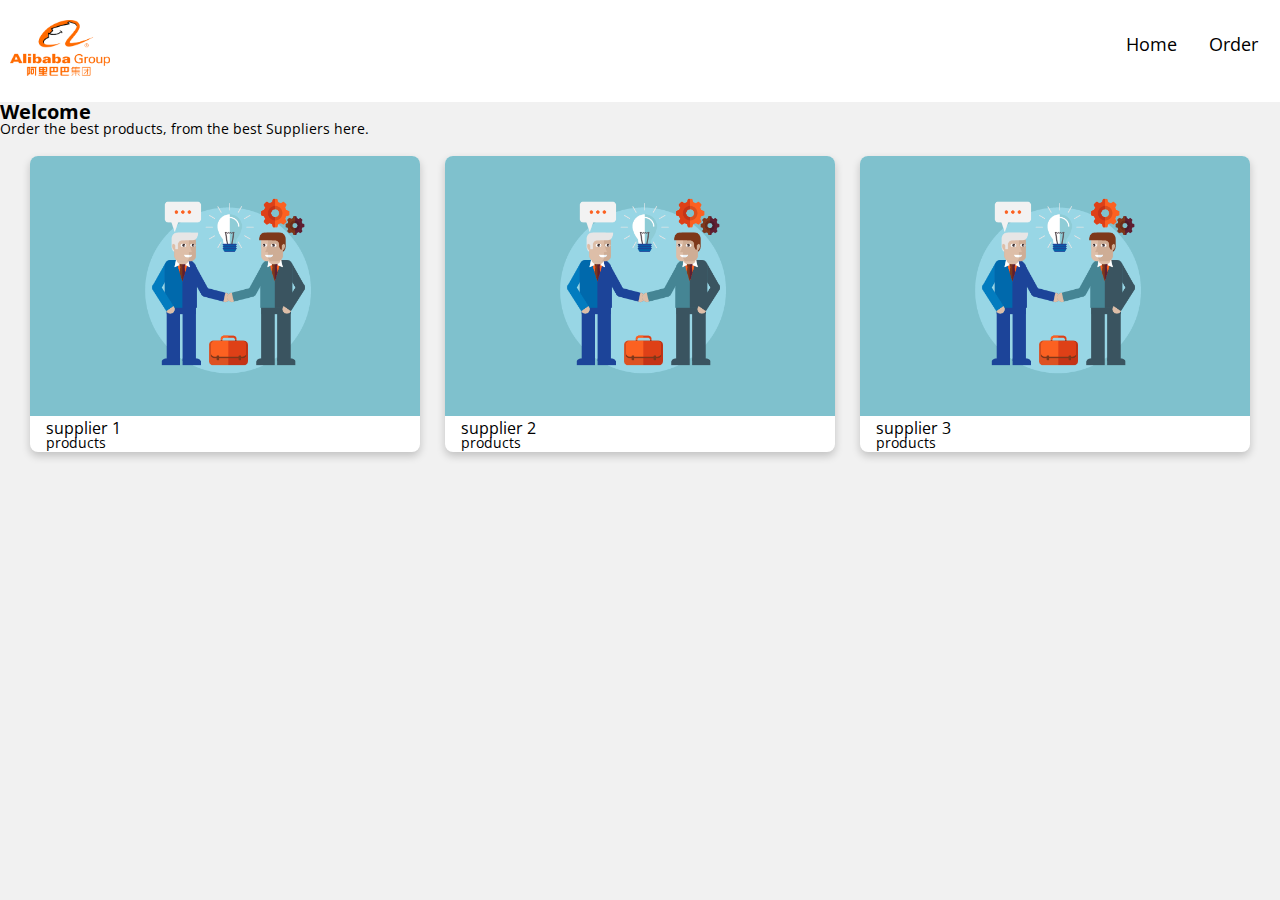
<file: index.html>
<!DOCTYPE html>
<html lang="en">
<head>
    <meta charset="UTF-8">
     <meta name="viewport" content="width=device-width, initial-scale=1.0">
    <title>Title</title>
    <link rel="stylesheet" href="css/master.css">
    <link href="https://fonts.googleapis.com/css?family=Open+Sans&display=swap" rel="stylesheet">
    <script src="js/master.js"></script>
</head>
<body>
  <div class="header">
    <a href="index.html" class="logo"><img class="headerlogo" src="img/logo.png" alt="Alibaba Group"></a>
    <div class="header-right">
      <a class="active" href="index.html">Home</a>
      <a href="order.html">Order</a>
    </div>
  </div>
  <div class="homepagina">
    <h1>Welcome</h1>
    <p>Order the best products, from the best Suppliers here.</p>
    <div class="suppliers-grid">
      <div class="card"><a href="supplier1.html">
        <img src="img/testsupplier.png" alt="Avatar" style="width:100%">
        <div class="card-container">
          <h4><b>supplier 1</b></h4>
          <p>products</p>
        </div></a>
      </div>
      <div class="card"><a href="supplier2.html">
        <img src="img/testsupplier.png" alt="Avatar" style="width:100%">
        <div class="card-container">
          <h4><b>supplier 2</b></h4>
          <p>products</p>
        </div></a>
      </div>
      <div class="card"><a href="supplier3.html">
        <img src="img/testsupplier.png" alt="Avatar" style="width:100%">
        <div class="card-container">
          <h4><b>supplier 3</b></h4>
          <p>products</p>
        </div></a>
      </div>
    </div>

  </div>
</body>
</html>
</file>
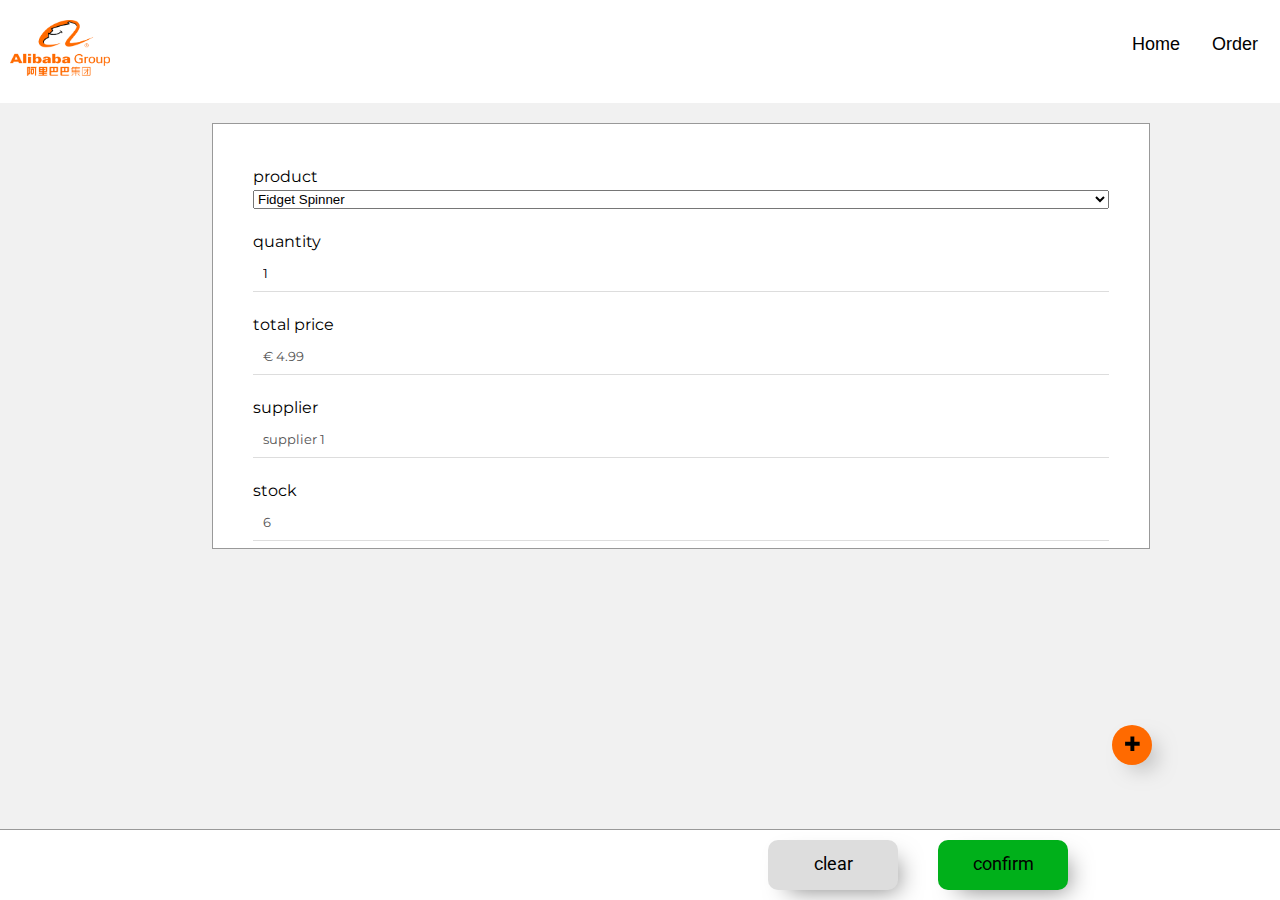
<file: order.html>
<!DOCTYPE html>
<html lang="en">
<head>
  <meta charset="UTF-8">
  <meta name="viewport" content="width=device-width, initial-scale=1.0">
  <meta http-equiv="X-UA-Compatible" content="ie=edge">

  <link rel="stylesheet" href="css/master.css">
  <script src="js/order.js" charset="utf-8"></script>

  <link href="https://fonts.googleapis.com/css?family=Roboto:300&display=swap" rel="stylesheet">
  <link href="https://fonts.googleapis.com/css?family=Montserrat&display=swap" rel="stylesheet">

  <title>Order product</title>
</head>
<body>
<main>
  <div class="header">
    <a href="index.html" class="logo"><img class="headerlogo" src="img/logo.png" alt="Alibaba Group"></a>
    <div class="header-right">
      <a class="active" href="index.html">Home</a>
      <a href="order.html">Order</a>
    </div>
  </div>

  <div class="orderContainer" id="js--orderContainer">
    <div class="order" id="js--orderTemplate">
      <div class="formPair">
        <label for="product">product</label>
        <select class="js--orderNaam" name="product" id="js--orderSelect">

        </select>
      </div>
      <div class="formPair">
        <label for="aantal">quantity</label>
        <input id="aantal" type="number" name="aantal" value="1" min="1" max="6"  class="js--orderAantal">
      </div>
      <div class="formPair">
        <label for="totaalprijs">total price</label>
        <input id="totaalprijs" type="text" name="prijs" value="€ 4.99" disabled="" class="js--orderPrijs">
      </div>
      <div class="formPair">
        <label for="supplier">supplier</label>
        <input id="supplier" type="text" name="supplier" value="supplier 1" disabled="" class="js--orderSupplier">
      </div>
      <div class="formPair">
        <label for="">stock</label>
        <input id="stock" type="text" name="stock" value="6" disabled="" class="js--orderStock">
      </div>
    </div>
  </div>
  <div class="controlBar">
    <div class="buttonContainer">
      <div class="buttonOrder controlBar__confirmButton" id="js--confirmButton">confirm</div>
      <div class="buttonOrder controlBar__resetButton" id="js--resetButton">clear</div>
    </div>
  </div>
  <div class="addOrder" id="js--addOrderButton"><p>&#10010</p></div>
</main>
</body>
</html>
</file>
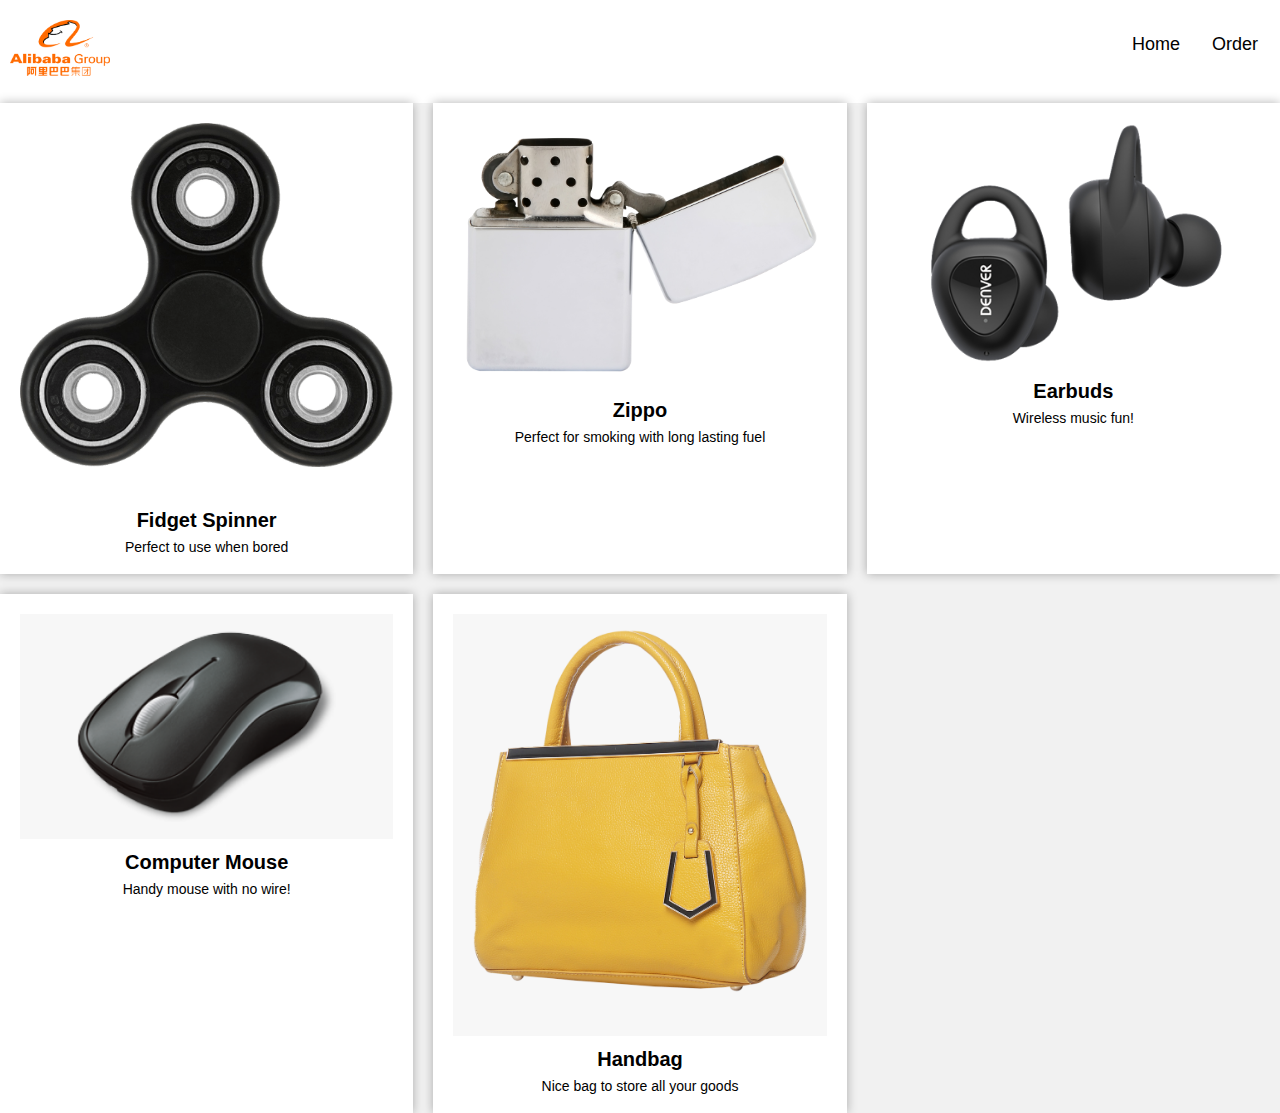
<file: supplier1.html>
<!DOCTYPE html>
<html lang="en">
<head>
    <meta charset="UTF-8">
    <title>Products</title>
    <link rel="stylesheet" href="css/master.css">
    <script src="js/supplier.js"></script>
</head>
<body>
<div class="header">
    <a href="index.html" class="logo"><img class="headerlogo" src="img/logo.png" alt="Alibaba Group"></a>
    <div class="header-right">
        <a class="active" href="index.html">Home</a>
        <a href="order.html">Order</a>
    </div>
</div>
<div class="products" id="js--products">
    <div  class="product" data-id="1" data-name="Fidget Spinner" data-description="Perfect to use when bored" data-price="4.99" data-img="fidget_spinner" data-stock="6">
        <img src="img/products/fidget_spinner.png" alt="fidgetspinner" class="productImage">
        <h1 class="productName">Fidget Spinner</h1>
        <p class="productDescription">Perfect to use when bored</p>
    </div>
    <div  class="product" data-id="2" data-name="zippo" data-description="Perfect for smoking with long lasting fuel" data-price="14.99" data-img="zippo" data-stock="3">
        <img src="img/products/zippo.png" alt="zippo" class="productImage">
        <h1 class="productName">Zippo</h1>
        <p class="productDescription">Perfect for smoking with long lasting fuel</p>
    </div>
    <div  class="product" data-id="3" data-name="Earbuds" data-description="Wireless music fun!" data-price="49.99" data-img="earbuds" data-stock="5">
        <img src="img/products/earbuds.png" alt="earbuds" class="productImage">
        <h1 class="productName">Earbuds</h1>
        <p class="productDescription">Wireless music fun!</p>
    </div>
    <div  class="product" data-id="4" data-name="Computer Mouse" data-description="Handy mouse with no wire!" data-price="9.99" data-img="mouse" data-stock="7">
        <img src="img/products/mouse.png" alt="mouse" class="productImage">
        <h1 class="productName">Computer Mouse</h1>
        <p class="productDescription">Handy mouse with no wire!</p>
    </div>
    <div  class="product" data-id="5" data-name="Handbag" data-description="Nice bag to store all your goods" data-price="69.99" data-img="handbag" data-stock="2">
        <img src="img/products/handbag.png" alt="handbag" class="productImage">
        <h1 class="productName">Handbag</h1>
        <p class="productDescription">Nice bag to store all your goods</p>
    </div>
</div>
    <section id="js--details" class="details">
        <div id="js--detailsBackground" class="detailsBackground"></div>
        <div id="js--detailsDialog" class="detailsDialog">
            <h3 id="js--detailsName" class="detailsName"></h3>
            <figure>
                <img id="js--detailsImage" src="img/Reverse.png" alt="" class="detailsImage"/>
            </figure>
            <p id="js--detailsDescription" class="detailsDescription"></p>
            <p id="js--detailsPrice" class="detailsPrice"></p>
            <p>delivery time: 1 to 3 weeks, may vary due to CoViD-19</p>
            <p id="js--detailsStock"></p>
            <p id="js--detailsCancel" class="detailsCancel"><a href="#">close</a></p>
        </div>
    </section>

</body>
</html>
</file>
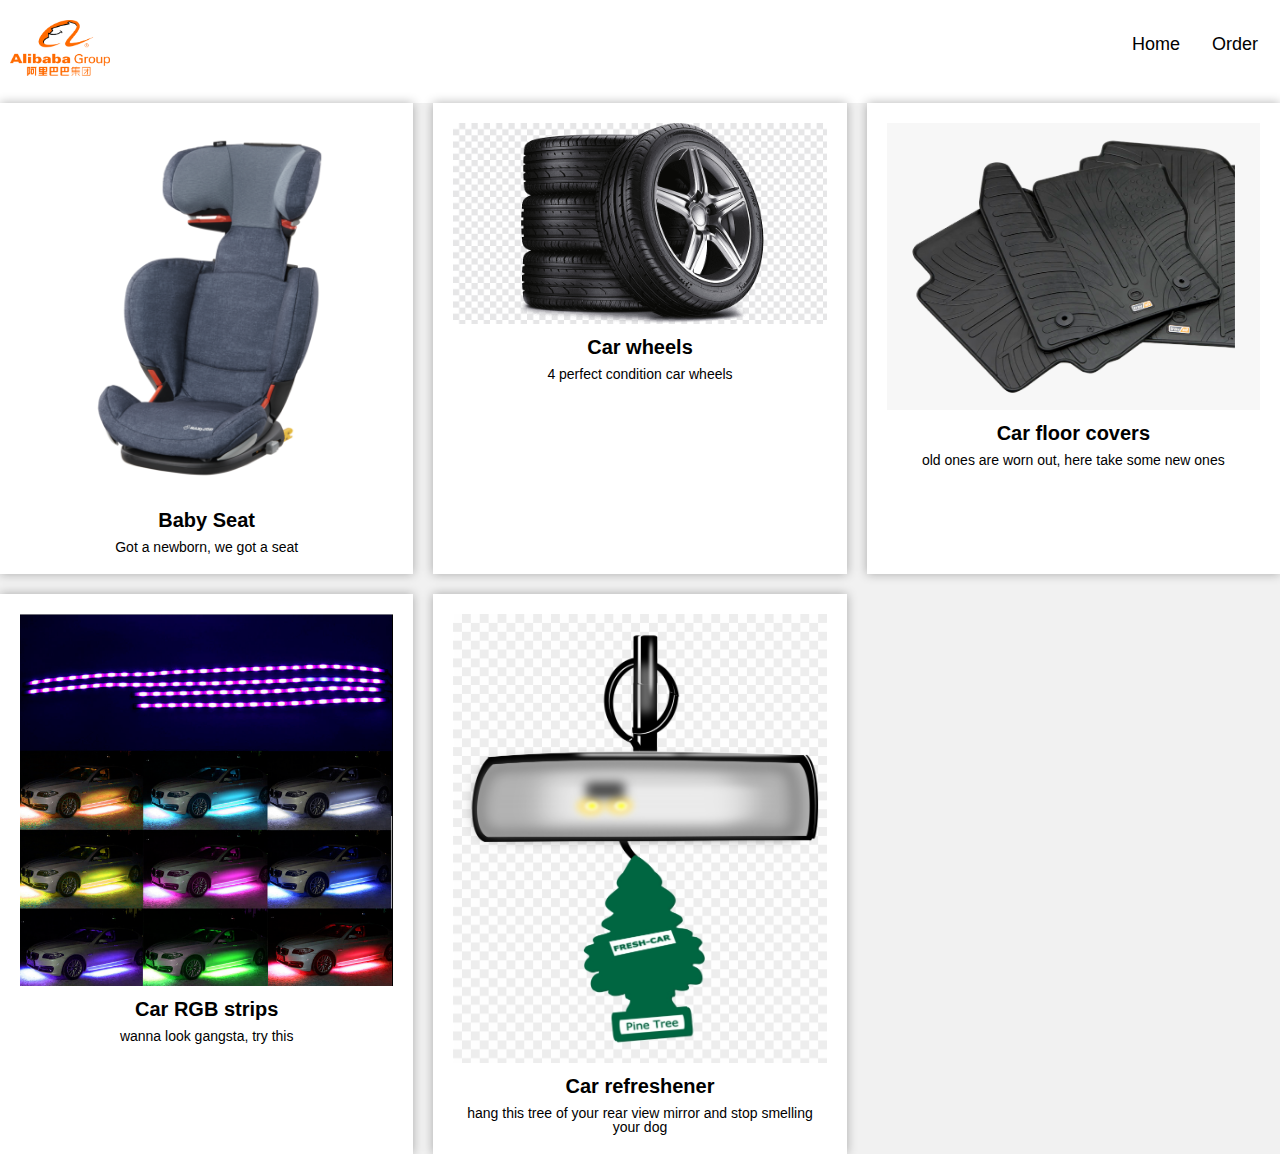
<file: supplier2.html>
<!DOCTYPE html>
<html lang="en">
<head>
    <meta charset="UTF-8">
    <title>Products</title>
    <link rel="stylesheet" href="css/master.css">
    <script src="js/supplier.js"></script>
</head>
<body>
<div class="header">
    <a href="index.html" class="logo"><img class="headerlogo" src="img/logo.png" alt="Alibaba Group"></a>
    <div class="header-right">
        <a class="active" href="index.html">Home</a>
        <a href="order.html">Order</a>
    </div>
</div>
<div class="products" id="js--products">
    <div  class="product" data-id="1" data-name="Baby Seat" data-description="Got a newborn, we got a seat" data-price="69.99" data-img="babyseat" data-stock="2">
        <img src="img/products/babyseat.png" alt="babyseat" class="productImage">
        <h1 class="productName">Baby Seat</h1>
        <p class="productDescription">Got a newborn, we got a seat</p>
    </div>
    <div  class="product" data-id="2" data-name="Car wheels" data-description="4 perfect condition car wheels" data-price="399.99" data-img="car-wheel" data-stock="2">
        <img src="img/products/car-wheel.png" alt="carwheels" class="productImage">
        <h1 class="productName">Car wheels</h1>
        <p class="productDescription">4 perfect condition car wheels</p>
    </div>
    <div  class="product" data-id="3" data-name="Car floor covers" data-description="old ones are worn out, here take some new ones" data-price="6.99" data-img="carmat" data-stock="4">
        <img src="img/products/carmat.png" alt="car mats" class="productImage">
        <h1 class="productName">Car floor covers</h1>
        <p class="productDescription">old ones are worn out, here take some new ones</p>
    </div>
    <div  class="product" data-id="4" data-name="Car RGB strips" data-description="wanna look gangsta, try this" data-price="29.99" data-img="carrgb" data-stock="10">
        <img src="img/products/carrbg.png" alt="carrgb" class="productImage">
        <h1 class="productName">Car RGB strips</h1>
        <p class="productDescription">wanna look gangsta, try this</p>
    </div>
    <div  class="product" data-id="5" data-name="Car refreshener" data-description="hang this tree of your rear view mirror and stop smelling your dog" data-price="2.99" data-img="refreshner"  data-stock="7">
        <img src="img/products/refresher.png" alt="refresher" class="productImage">
        <h1 class="productName">Car refreshener</h1>
        <p class="productDescription">hang this tree of your rear view mirror and stop smelling your dog</p>
    </div>
</div>
<section id="js--details" class="details">
    <div id="js--detailsBackground" class="detailsBackground"></div>
    <div id="js--detailsDialog" class="detailsDialog">
        <h3 id="js--detailsName" class="detailsName"></h3>
        <figure>
            <img id="js--detailsImage" src="img/Reverse.png" alt="" class="detailsImage"/>
        </figure>
        <p id="js--detailsDescription" class="detailsDescription"></p>
        <p id="js--detailsPrice" class="detailsPrice"></p>
        <p>delivery time: 3 to 5 weeks, may vary due to CoViD-19</p>
        <p id="js--detailsStock"></p>
        <p id="js--detailsCancel" class="detailsCancel"><a href="#">close</a></p>
    </div>
</section>

</body>
</html>
</file>
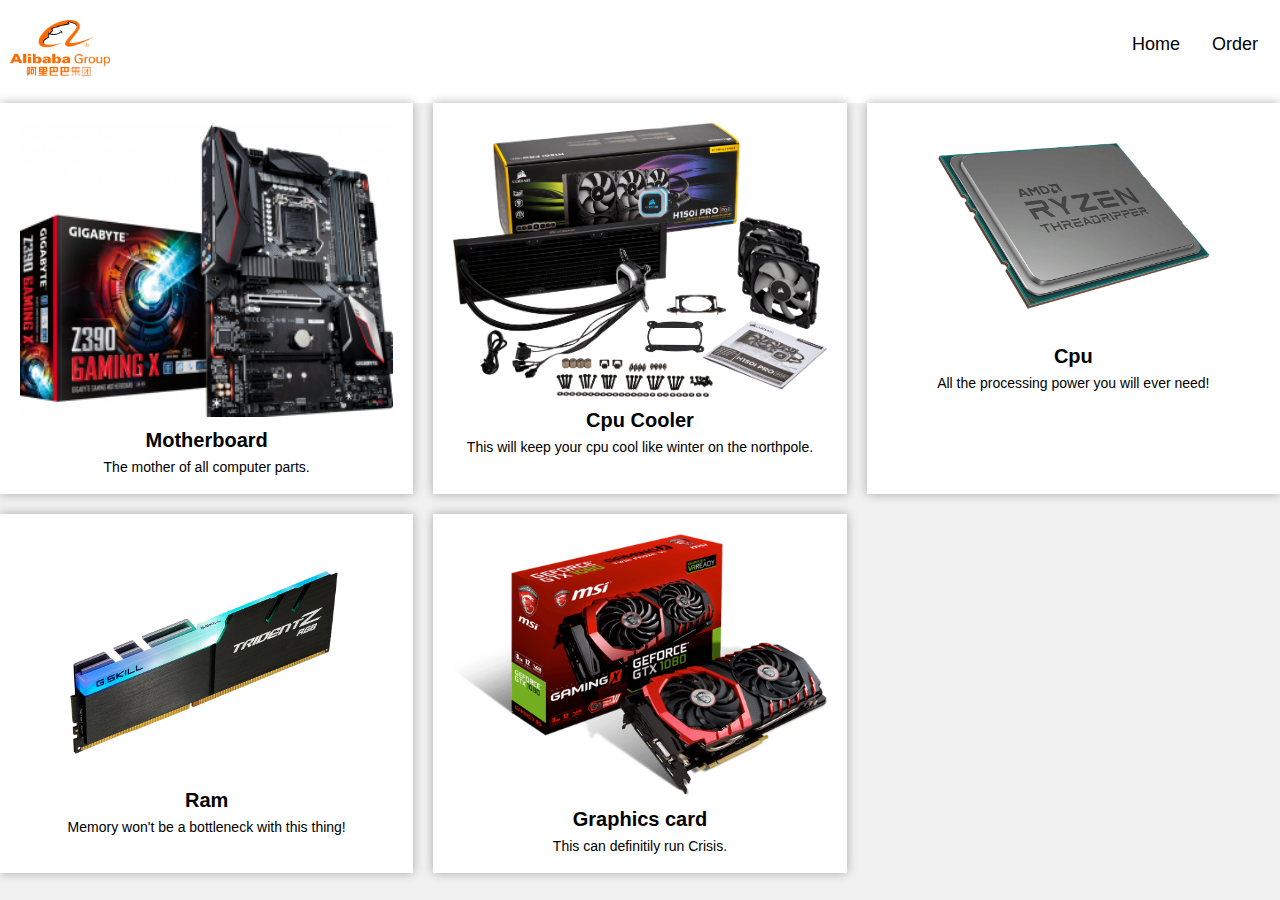
<file: supplier3.html>
<!DOCTYPE html>
<html lang="en">
<head>
    <meta charset="UTF-8">
    <title>Products</title>
    <link rel="stylesheet" href="css/master.css">
    <script src="js/supplier.js"></script>
</head>
<body>
<div class="header">
    <a href="index.html" class="logo"><img class="headerlogo" src="img/logo.png" alt="Alibaba Group"></a>
    <div class="header-right">
        <a class="active" href="index.html">Home</a>
        <a href="order.html">Order</a>
    </div>
</div>
<div class="products" id="js--products">
    <div  class="product" data-id="1" data-name="Motherboard" data-description="The mother of all computer parts." data-price="199.99" data-img="motherboard" data-stock="5">
        <img src="img/products/motherboard.png" alt="motherboard" class="productImage">
        <h1 class="productName">Motherboard</h1>
        <p class="productDescription">The mother of all computer parts.</p>
    </div>
    <div  class="product" data-id="2" data-name="Cpu Cooler" data-description="his will keep your cpu cool like winter on the northpole." data-price="89.99" data-img="Cooler" data-stock="3">
        <img src="img/products/cooler.png" alt="cooler" class="productImage">
        <h1 class="productName">Cpu Cooler</h1>
        <p class="productDescription">This will keep your cpu cool like winter on the northpole.</p>
    </div>
    <div  class="product" data-id="3" data-name="Cpu" data-description="All the processing power you will ever need!" data-price="269.99" data-img="cpu" data-stock="2">
        <img src="img/products/cpu.png" alt="cpu" class="productImage">
        <h1 class="productName">Cpu</h1>
        <p class="productDescription">All the processing power you will ever need!</p>
    </div>
    <div  class="product" data-id="4" data-name="Ram" data-description="Memory won't be a bottleneck with this thing!" data-price="49.99" data-img="ram" data-stock="8">
        <img src="img/products/ram.png" alt="ram" class="productImage">
        <h1 class="productName">Ram</h1>
        <p class="productDescription">Memory won't be a bottleneck with this thing!</p>
    </div>
    <div  class="product" data-id="5" data-name="Graphics card" data-description="This can definitily run Crisis." data-price="349.99" data-img="gpu" data-stock="1">
        <img src="img/products/gpu.png" alt="gpu" class="productImage">
        <h1 class="productName">Graphics card</h1>
        <p class="productDescription">This can definitily run Crisis.</p>
    </div>
</div>
<section id="js--details" class="details">
    <div id="js--detailsBackground" class="detailsBackground"></div>
    <div id="js--detailsDialog" class="detailsDialog">
        <h3 id="js--detailsName" class="detailsName"></h3>
        <figure>
            <img id="js--detailsImage" src="img/Reverse.png" alt="" class="detailsImage"/>
        </figure>
        <p id="js--detailsDescription" class="detailsDescription"></p>
        <p id="js--detailsPrice" class="detailsPrice"></p>
        <p>delivery time: 1 to 3 months, may vary due to CoViD-19</p>
        <p id="js--detailsStock"></p>
        <p id="js--detailsCancel" class="detailsCancel"><a href="#">close</a></p>
    </div>
</section>

</body>
</html>
</file>
<file: css/master.css>
/* http://meyerweb.com/eric/tools/css/reset/
   v2.0 | 20110126
   License: none (public domain)
*/

html, body, div, span, applet, object, iframe,
h1, h2, h3, h4, h5, h6, p, blockquote, pre,
a, abbr, acronym, address, big, cite, code,
del, dfn, em, img, ins, kbd, q, s, samp,
small, strike, strong, sub, sup, tt, var,
b, u, i, center,
dl, dt, dd, ol, ul, li,
fieldset, form, label, legend,
table, caption, tbody, tfoot, thead, tr, th, td,
article, aside, canvas, details, embed,
figure, figcaption, footer, header, hgroup,
menu, nav, output, ruby, section, summary,
time, mark, audio, video {
	margin: 0;
	padding: 0;
	border: 0;
	font-size: 100%;
	font: inherit;
	vertical-align: baseline;
}
/* HTML5 display-role reset for older browsers */
article, aside, details, figcaption, figure,
footer, header, hgroup, menu, nav, section {
	display: block;
}
body {
	line-height: 1;
}
ol, ul {
	list-style: none;
}
blockquote, q {
	quotes: none;
}
blockquote:before, blockquote:after,
q:before, q:after {
	content: '';
	content: none;
}
table {
	border-collapse: collapse;
	border-spacing: 0;
}

body {
  font-family: 'Open Sans', sans-serif;
  background-color: #f1f1f1;
}

h1 {
	font-size: 20px;
	font-weight: bolder;
}

p {
	font-size: 14px;
}

.header {
  overflow: hidden;
  background-color: #FFFFFF;
  padding: 20px 10px;
}

.header a {
  float: left;
  color: black;
  text-align: center;
  padding: 12px;
  padding-left: 20px;
  text-decoration: none;
  font-size: 18px;
  line-height: 25px;
  border-radius: 4px;
}

a.logo {
  padding: 0;

}

.headerlogo {
  width: 100px;
}

.header-right {
  float: right;
}

.homepagina {
  width: 100%;
  height: 100%;
}

.suppliers-grid {
  display: grid;
  column-gap: 25px;
  grid-template-columns: auto auto auto;
  padding: 20px 30px;
}

.card {
  /* Add shadows to create the "card" effect */
  box-shadow: 0 4px 8px 0 rgba(0,0,0,0.2);
  transition: 0.3s;
  background-color: #ffffff;
  border-radius: 8px;
}

.card img {
  border-radius: 8px 8px 0 0;
  width: 100%;
}

/* On mouse-over, add a deeper shadow */
.card:hover {
  box-shadow: 0 8px 16px 0 rgba(0,0,0,0.2);
}

/* Add some padding inside the card container */
.card-container {
  padding: 2px 16px;
}

.card a {
    color: inherit;
    text-decoration: none;
}
.orderContainer{
  width: 70vw;
  margin: 0 15vw;
}

.order{
  width: 70vw;
  height: 30vw;
  border: 1px solid #999;
  padding: 20px;
  margin: 20px;
	background-color: #fff;
}
.order:first-of-type{
  margin-top: 20px;
}
.order:last-of-type{
  margin-bottom: 100px;
}

.controlBar{
  position: fixed;
  bottom: 0;
  width: 100vw;
  height: 50px;
  border-top: 1px solid #999;
  padding: 10px 0;
  background-color: #fff;
  z-index: 99;
}

.buttonOrder{
  font-family: 'Roboto', sans-serif;
  height: 20px;
  width: 100px;
  padding: 15px;
  text-align: center;
  border-radius: 10px;
  font-size: 18px;
  -webkit-box-shadow: 10px 10px 23px -10px rgba(0,0,0,0.5);
  -moz-box-shadow: 10px 10px 23px -10px rgba(0,0,0,0.5);
  box-shadow: 10px 10px 23px -10px rgba(0,0,0,0.5);
  transition: 0.2s all;
  float: right;
  margin: 0 20px;
  cursor: pointer;
}

.buttonContainer{
  float: right;
  margin: 0 15vw;
}

.buttonOrder:hover{
  transform: scale(0.96);
}

.controlBar__resetButton{
  background-color: #ddd;
}

.controlBar__confirmButton{
  background-color: #00b01a;
}

.addOrder{
  width: 40px;
  height: 40px;
  background-color: #FF6A00;
  border-radius: 50%;
  display: flex;
  justify-content: center;
  align-items: center;
  cursor: pointer;
  -webkit-box-shadow: 10px 10px 23px -10px rgba(0,0,0,0.5);
  -moz-box-shadow: 10px 10px 23px -10px rgba(0,0,0,0.5);
  box-shadow: 10px 10px 23px -10px rgba(0,0,0,0.5);
  position: fixed;
  bottom: 15vh;
  right: 10vw;
}
.addOrder:hover{
  -webkit-box-shadow: 10px 10px 40px -10px rgba(0,0,0,0.75);
  -moz-box-shadow: 10px 10px 40px -10px rgba(0,0,0,0.75);
  box-shadow: 10px 10px 40px -10px rgba(0,0,0,0.75);
}
.addOrder p{
  font-size: 20px;
  text-align: center;
  transform: translate(0px, -1px);
}

.formPair{
  display: flex;
  flex-direction: column;
  margin: 20px 20px;
}

.formPair label{
  font-family: 'Montserrat', sans-serif;
  margin: 5px 0;
}

.formPair input{
  border: none;
  font-family: 'Montserrat', sans-serif;
  border-bottom: 1px solid #ddd;
  padding: 10px;
  background-color: white;
}

.products {
    display: grid;
    grid-template-columns: 1fr 1fr 1fr;
    grid-column-gap: 20px;
    grid-row-gap: 20px;
    list-style: none;
    margin: auto;
    padding: 0;
    width: 100%;

}

.productImage {
    width: 100%;
    pointer-events: none;
}

.product {
    box-shadow: 0 0 10px 0 rgba(0, 0, 0, 0.3);
    padding: 20px;
    text-align: center;
    position: relative;
    cursor: pointer;
    transition: all 0.5s ease;
		background-color: #fff;
}

.productName {
    padding: 0;
    margin: 0.5em;
    pointer-events: none;
}

.productDescription {
    padding: 0;
    margin: 0;
    pointer-events: none;
}

.details {
    display: none;
    opacity: 0;
    position: fixed;
    top: 0;
    left: 0;
    z-index: 100;
    transition: opacity 300ms;
}

.details.is-visible {
    display: block;
    opacity: 100;
}

.detailsDialog {
    width: calc(60vw - 80px);
    padding: 40px;
    position: absolute;
    top: 50%;
    left: 50%;
    transform: translate(-50%, -50%);
    background-color: #fff;
}

.detailsBackground {
    z-index: 99;
    width: 100vw;
    height: 100vh;
    background-color: rgba(0,0,0,0.6);
}

.detailsName {
    font-size: 1.8em;
    margin: 0 0 0.5em 0;
}

.details figure {
    background-color: #fff;
    margin: 0;
    padding: 0;
}

.detailsImage {
    display: block;
    margin: auto;
    max-height: 300px;
}

.detailsCancel {
    font-size: 1.2em;
    margin: 0.5em 0;
    padding: 0.5em;
    display: block;
}


@media screen and (max-width: 700px) {
	.header a {
		padding-left: 10px;
	}

	.suppliers-grid {
	  grid-template-columns: auto;
		row-gap: 30px;
	  padding: 30px 50px;
	}
}
</file>
